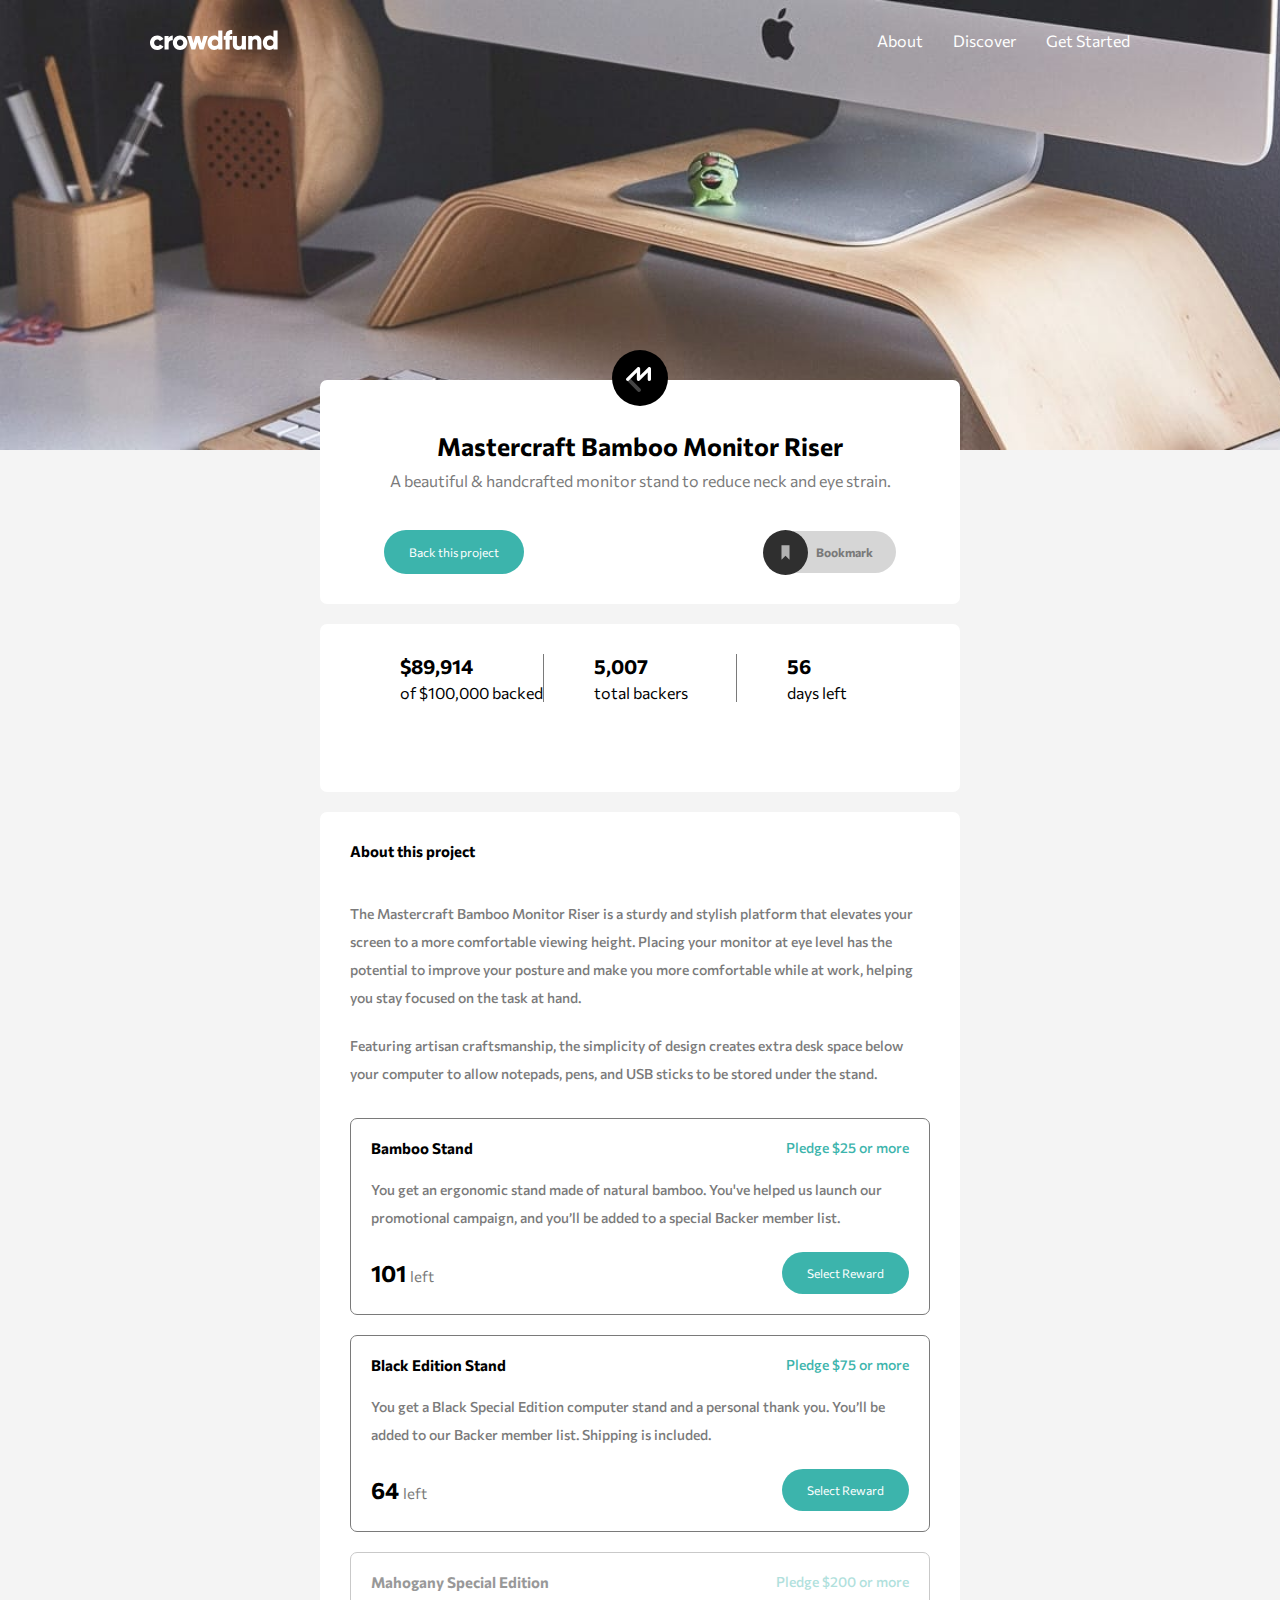
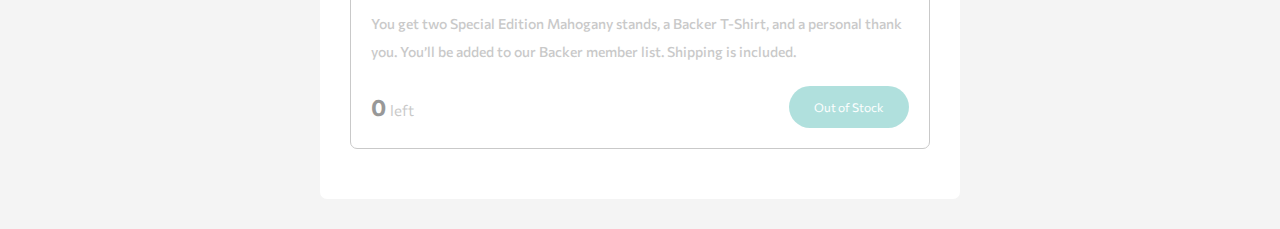
<file: index.html>
<!DOCTYPE html>
<html lang="en">
<head>
  <meta charset="UTF-8">
  <meta name="viewport" content="width=device-width, initial-scale=1.0"> 
  <link rel="icon" type="image/png" sizes="32x32" href="./images/favicon-32x32.png">
  <link rel="preconnect" href="https://fonts.googleapis.com">
  <link rel="preconnect" href="https://fonts.gstatic.com" crossorigin>
  <link href="https://fonts.googleapis.com/css2?family=Commissioner:wght@400;500;700&display=swap" rel="stylesheet">
  <link rel="stylesheet" href="styles/styles.css">
  <title>Frontend Mentor | Crowdfunding product page</title>
  <style>
    .attribution { font-size: 11px; text-align: center; }
    .attribution a { color: hsl(228, 45%, 44%); }
  </style>
</head>
<body>
  <section class="first">
    <nav>
      <img src="images/logo.svg" alt="logo">
      <img src="images/icon-hamburger.svg" class="hamburger">
      <div>
        <img src="images/icon-close-menu.svg">
        <ul>
          <li>About</li>
          <li>Discover</li>
          <li>Get Started</li>
        </ul>
      </div>
    </nav>
  </section>
  <main>
    <section class="second">
      <img src="images/logo-mastercraft.svg" alt="Mastercraft logo" class="logo">
      <h1>Mastercraft Bamboo Monitor Riser</h1>
      <p>A beautiful & handcrafted monitor stand to reduce neck and eye strain.</p>
      <div class="button-container1">
        <button id="selectReward-btn">Back this project</button>
        <div>
          <img src="/images/icon-bookmark.svg" alt="" class="bookmark">
          <button>Bookmark</button>
        </div>
      </div>
    </section>
    <section class="third">
      <div>
        <div class="one">
          <p id="pledgeAmount">$89,914</p>
          <p>of $100,000 backed</p>
        </div>
        <div class="two">
          <p>5,007</p>
          <p>total backers</p>
        </div>
        <div class="three">
          <p>56</p>
          <p>days left</p>
        </div>
      </div>
      <div class="progress">
        <div class="progress-bar" id="progressBar"></div>
      </div>
    </section>
    <section class="fourth">
      <h2>About this project</h2>
      <p>The Mastercraft Bamboo Monitor Riser is a sturdy and stylish platform that elevates your screen to a more comfortable viewing height. Placing your monitor at eye level has the potential to improve your posture and make you more comfortable while at work, helping you stay focused on the task at hand.</p>
      <p>Featuring artisan craftsmanship, the simplicity of design creates extra desk space below your computer to allow notepads, pens, and USB sticks to be stored under the stand.</p>
      <div class="body">
        <div class="head">
          <h3>Bamboo Stand</h3>
          <p>Pledge $25 or more</p>
        </div>
        <p>You get an ergonomic stand made of natural bamboo. You've helped us launch our promotional campaign, and you’ll be added to a special Backer member list.</p>
        <div class="amount">
          <p>101 <span>left</span></p>
          <button id="selectReward-btn">Select Reward</button>
        </div>
      </div>
      <div class="body">
        <div class="head">
          <h3>Black Edition Stand</h3>
          <p>Pledge $75 or more</p>
        </div>
        <p> You get a Black Special Edition computer stand and a personal thank you. You’ll be added to our Backer member list. Shipping is included.</p>
        <div class="amount">
          <p>64 <span>left</span></p>
          <button id="selectReward-btn">Select Reward</button>
        </div>
      </div>
      <div class="body inactive">
        <div class="head">
          <h3>Mahogany Special Edition</h3>
          <p>Pledge $200 or more</p>
        </div>
        <p>You get two Special Edition Mahogany stands, a Backer T-Shirt, and a personal thank you. You’ll be added to our Backer member list. Shipping is included.</p>
        <div class="amount">
          <p>0 <span>left</span></p>
          <button disabled>Out of Stock</button>
        </div>
      </div>
    </section>
  </main>
  <section class="selection-modal" id="selectionModal">
    <section>
      <div id="closeSelectionModalBtn">
        <svg width="14" height="15" xmlns="http://www.w3.org/2000/svg"><g fill="#7a7a7a" fill-rule="evenodd"><path d="M2.404.782l11.314 11.314-2.122 2.122L.282 2.904z"/><path d="M.282 12.096L11.596.782l2.122 2.122L2.404 14.218z"/></g></svg>
      </div>
      <h2>Back this project</h2>
      <p>Want to support us in bringing Mastercraft Bamboo Monitor Riser out in the world?</p>
      <div class="no-pledge">
        <input type="radio" name="selected" id="">
        <div>
          <h2>Pledge with no reward</h2>
          <p>Choose to support us without a reward if you simply believe in our project. As a backer, you will be signed up to receive product updates via email.</p>
        </div>
      </div>
      <div class="pledge-contain">
        <div>
          <input type="radio" name="selected" value="bambooOption" id="radio" onchange="showInfo()">
          <div>
            <div>
              <div>
                <h2>Bamboo Stand</h2>
                <h3>Pledge $25 or more</h3>
              </div>
              <p>101 <span>left</span></p>
            </div>
            <p>You get an ergonomic stand made of natural bamboo. You've helped us launch our promotional campaign, and you’ll be added to a special Backer member list.</p>
            <p class="reminder">101 <span>left</span></p>
          </div>
        </div>
        <article class="pledge" id="bambooOptionInfo">
          <p>Enter your pledge</p>
          <div>
            <button class="input-btn">$ <input type="text"> </button>
            <button class="continue-btn">Continue</button>
          </div>
        </article>
      </div>
      <div class="pledge-contain">
        <div>
          <input type="radio" name="selected" value="blackOption" id="radio" onchange="showInfo()">
          <div>
            <div>
              <div>
                <h2>Black Edition Stand</h2>
                <h3>Pledge $75 or more</h3>
              </div>
              <p>64 <span>left</span></p>
            </div>
            <p>You get a Black Special Edition computer stand and a personal thank you. You’ll be added to our Backer member list. Shipping is included.</p>
            <p class="reminder">64 <span>left</span></p>
          </div>
        </div>
        <article class="pledge" id="blackOptionInfo">
          <p>Enter your pledge</p>
          <div>
            <button class="input-btn">$ <input type="text"> </button>
            <button class="continue-btn" id="continueBtn">Continue</button>
          </div>
        </article>
      </div>
      <div class="inactive">
        <div>
          <input type="radio" name="" id="" disabled>
          <div>
            <div>
              <div>
                <h2>Mahogany Special Edition</h2>
                <h3>Pledge $200 or more</h3>
              </div>
              <p>0 <span>left</span></p>
            </div>
            <p>You get two Special Edition Mahogany stands, a Backer T-Shirt, and a personal thank you. You’ll be added to our Backer member list. Shipping is included.</p>
            <p class="reminder">0 <span>left</span></p>
          </div>
        </div>
        <div class="pledge">
          <p>Enter your pledge</p>
          <div>
            <button class="input-btn">$ <input type="text"> </button>
            <button class="continue-btn">Continue</button>
          </div>
        </div>
      </div>
    </section>
  </section>
  <section class="success-modal" id="successModal">
    <section>
      <img src="images/icon-check.svg">
      <h3>Thanks for your support!</h3>
      <p>Your pledge brings us one step closer to sharing Mastercraft Bamboo Monitor Riser worldwide. You will get an email once our campaign is completed.</p>
      <button id="closeSuccessModal">Got it!</button>
    </section>
  </section>

  <script src="script.js"></script>
</body>
</html>
</file>
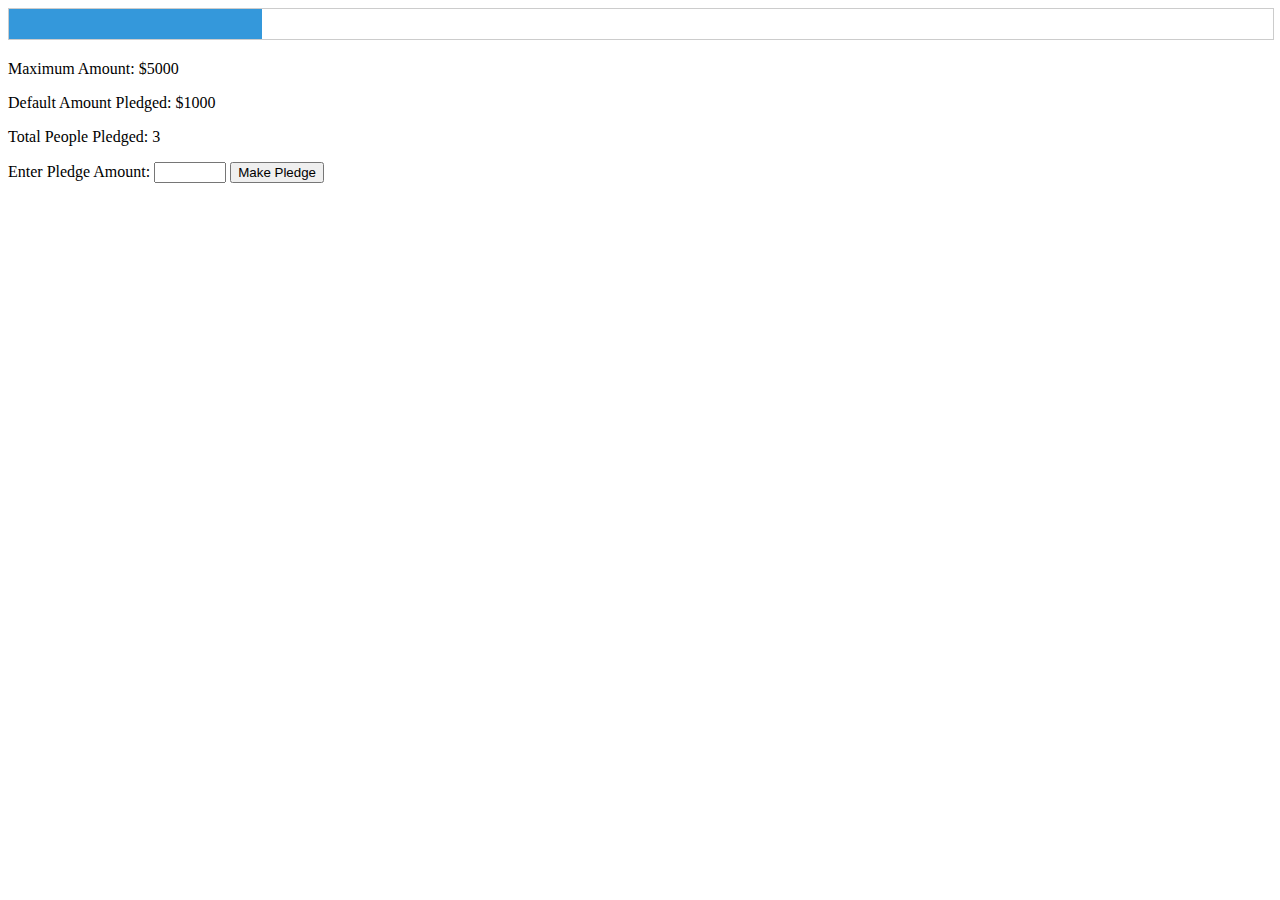
<file: test3.html>
<!--

<!DOCTYPE html>
<html>
<head>
  <title>Pledge Progress Bar</title>
  <style>
    /* Style for the progress bar */
    .progress {
      width: 100%;
      height: 30px;
      border: 1px solid #ccc;
      position: relative;
      margin-bottom: 20px;
    }

    .progress-bar {
      width: 0;
      height: 100%;
      background-color: #3498db;
      position: absolute;
    }
  </style>
</head>
<body>

<div class="progress">
  <div class="progress-bar" id="progressBar"></div>
</div>

<p>Maximum Amount: $5000</p>
<p>Default Amount Pledged: $1000</p>
<p>Total People Pledged: <span id="pledgeCount">3</span></p>

<label for="pledgeAmount">Enter Pledge Amount:</label>
<input type="number" id="pledgeAmount" min="1" max="5000">
<button onclick="makePledge()">Make Pledge</button>

<script>
let totalPledged = 1000; // Default amount already pledged
let pledgeCount = 0; // Counter for the number of people pledged
const maxAmount = 5000; // Maximum amount that can be pledged

// Initial display of total pledged and people pledged
document.getElementById('progressBar').style.width = (totalPledged / maxAmount) * 100 + '%';
document.getElementById('pledgeCount').textContent = pledgeCount;

function makePledge() {
  const inputField = document.getElementById('pledgeAmount');
  const progressBar = document.getElementById('progressBar');
  const pledgeCountElement = document.getElementById('pledgeCount');

  const pledgeAmount = parseInt(inputField.value);
  
  // Check if the pledge amount is within the allowed range and the maximum limit is not reached
  if (pledgeAmount > 0 && totalPledged + pledgeAmount <= maxAmount) {
    totalPledged += pledgeAmount;
    pledgeCount++;
    const percentage = (totalPledged / maxAmount) * 100;
    progressBar.style.width = percentage + '%';
    pledgeCountElement.textContent = pledgeCount;
  }

  // Reset the input field value
  inputField.value = '';
}
</script>

</body>
</html>

-->


<!DOCTYPE html>
<html>
<head>
  <title>Pledge Progress Bar</title>
  <style>
    /* Style for the progress bar */
    .progress {
      width: 100%;
      height: 30px;
      border: 1px solid #ccc;
      position: relative;
      margin-bottom: 20px;
    }

    .progress-bar {
      width: 0;
      height: 100%;
      background-color: #3498db;
      position: absolute;
    }
  </style>
</head>
<body>

<div class="progress">
  <div class="progress-bar" id="progressBar"></div>
</div>

<p>Maximum Amount: $5000</p>
<p>Default Amount Pledged: $1000</p>
<p>Total People Pledged: <span id="pledgeCount">0</span></p>

<label for="pledgeAmount">Enter Pledge Amount:</label>
<input type="number" id="pledgeAmount" min="1" max="5000">
<button onclick="makePledge()">Make Pledge</button>

<script>
let totalPledged = 1000; // Default amount already pledged
let pledgeCount = 3; // Counter for the number of people pledged
const maxAmount = 5000; // Maximum amount that can be pledged

// Initial display of total pledged and people pledged
updateProgress();

function makePledge() {
  const inputField = document.getElementById('pledgeAmount');

  const pledgeAmount = parseInt(inputField.value);
  
  // Calculate the remaining amount that can be pledged
  const remainingAmount = maxAmount - totalPledged;

  // Check if the pledge amount is within the allowed range and the maximum limit is not reached
  if (pledgeAmount > 0 && remainingAmount >= pledgeAmount) {
    totalPledged += pledgeAmount;
    pledgeCount++;
    updateProgress();
  }

  // Reset the input field value
  inputField.value = '';
}

function updateProgress() {
  const progressBar = document.getElementById('progressBar');
  const pledgeCountElement = document.getElementById('pledgeCount');
  
  const percentage = (totalPledged / maxAmount) * 100;
  progressBar.style.width = percentage + '%';
  pledgeCountElement.textContent = pledgeCount;
}
</script>

</body>
</html>
</file>
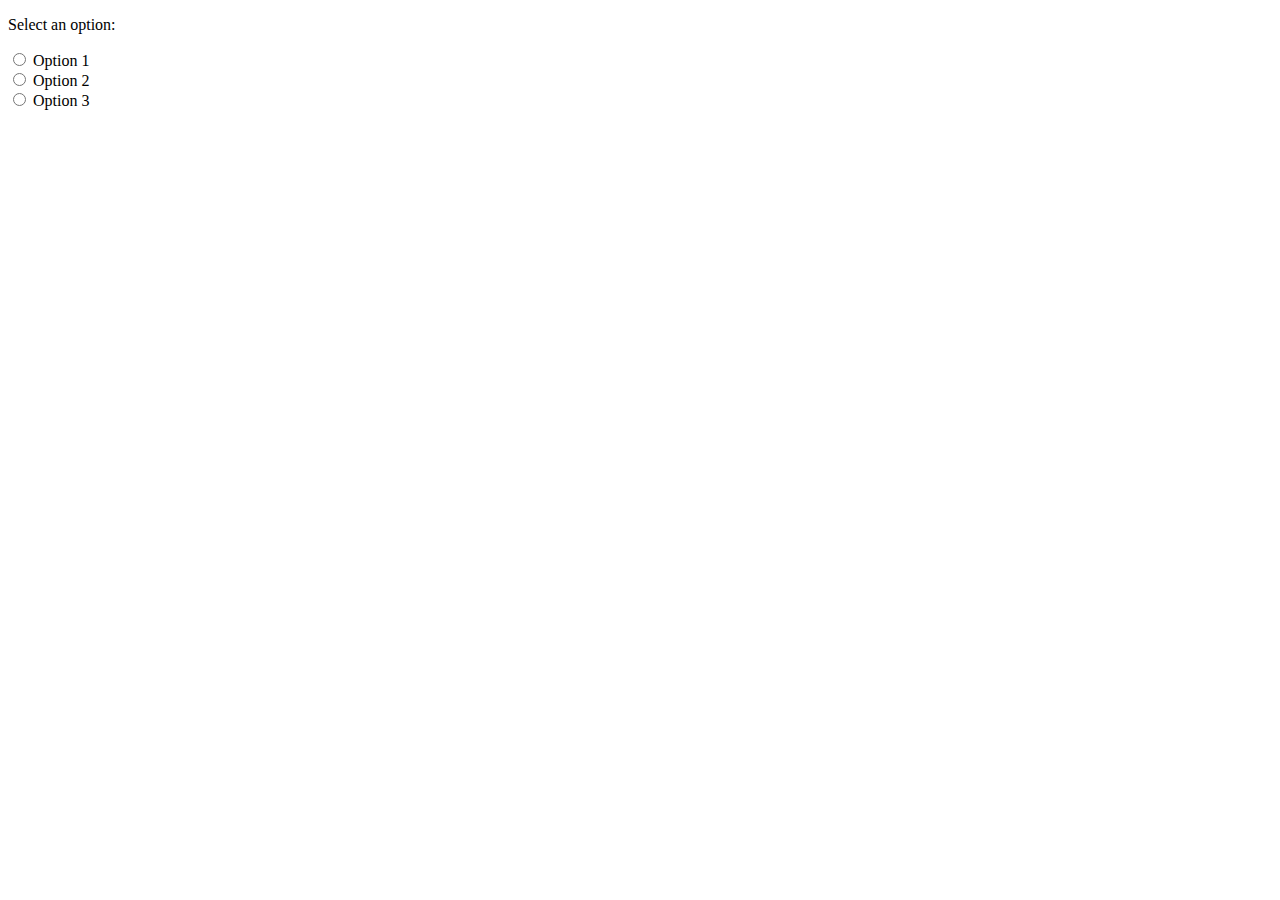
<file: test4.html>
<!DOCTYPE html>
<html>
<head>
  <title>Radio Button Info Display</title>
  <style>
    /* Hide the content initially */
    .info {
      display: none;
    }
  </style>
</head>
<body>

<p>Select an option:</p>

<label>
  <input type="radio" name="options" value="option1" onchange="showInfo()"> Option 1
</label>
<div class="info" id="option1Info">
  <h3>Information about Option 1</h3>
  <p>This is information related to Option 1.</p>
</div>
<br>
<label>
  <input type="radio" name="options" value="option2" onchange="showInfo()"> Option 2
</label>

<div class="info" id="option2Info">
  <h3>Information about Option 2</h3>
  <p>This is information related to Option 2.</p>
</div>
<br>
<label>
  <input type="radio" name="options" value="option3" onchange="showInfo()"> Option 3
</label>
<div class="info" id="option3Info">
  <h3>Information about Option 3</h3>
  <p>This is information related to Option 3.</p>
</div>

<script>
function showInfo() {
  const option1Info = document.getElementById('option1Info');
  const option2Info = document.getElementById('option2Info');
  const option3Info = document.getElementById('option3Info');

  // Hide all info sections initially
  option1Info.style.display = 'none';
  option2Info.style.display = 'none';
  option3Info.style.display = 'none';

  // Get the selected option value
  const selectedOption = document.querySelector('input[name="options"]:checked').value;

  // Display the selected option's info
  if (selectedOption === 'option1') {
    option1Info.style.display = 'block';
  } else if (selectedOption === 'option2') {
    option2Info.style.display = 'block';
  } else if (selectedOption === 'option3') {
    option3Info.style.display = 'block';
  }
}
</script>

</body>
</html>
</file>
<file: styles/styles.css>
.first {
  background: url(/images/image-hero-desktop.jpg) no-repeat;
  background-size: cover;
  height: 50vh;
  width: 100%;
}
.first nav {
  display: flex;
  justify-content: space-between;
  align-items: center;
  padding: 30px 150px;
  position: relative;
}
@media screen and (max-width: 375px) {
  .first nav {
    padding: 20px;
  }
}
.first nav .hamburger {
  display: none;
}
@media screen and (max-width: 375px) {
  .first nav .hamburger {
    display: inline-block;
  }
}
.first nav div img {
  height: 20px;
  display: none;
}
@media screen and (max-width: 375px) {
  .first nav div img {
    display: inline-block;
    position: absolute;
    right: 20px;
    top: 20px;
  }
}
@media screen and (max-width: 375px) {
  .first nav div {
    width: 100vw;
    height: 100vh;
    background-color: rgba(0, 0, 0, 0.3);
    z-index: 10;
    position: fixed;
    top: 0;
    left: 0;
    display: none;
    justify-content: center;
  }
}
.first nav div ul {
  display: flex;
  gap: 30px;
  z-index: 10;
}
@media screen and (max-width: 375px) {
  .first nav div ul {
    position: absolute;
    width: 90%;
    margin: 0;
    flex-direction: column;
    justify-content: center;
    background-color: hsl(0, 0%, 100%);
    gap: 0;
    border-radius: 7px;
    margin-top: 70px;
  }
}
@media screen and (max-width: 375px) {
  .first nav div ul :nth-child(3) {
    border-bottom: none;
  }
}
.first nav div ul li {
  color: hsl(0, 0%, 100%);
}
@media screen and (max-width: 375px) {
  .first nav div ul li {
    color: hsl(0, 0%, 0%);
    padding: 20px;
    border-bottom: 1px solid hsl(0, 0%, 48%);
    font-weight: 700;
    font-size: 15px;
  }
}

.second {
  display: flex;
  flex-direction: column;
  align-items: center;
  justify-content: center;
  background-color: hsl(0, 0%, 100%);
  width: 50%;
  margin: 0 auto;
  margin-top: -70px;
  margin-bottom: 20px;
  border-radius: 7px;
  position: relative;
}
@media screen and (max-width: 375px) {
  .second {
    width: 90%;
  }
}
.second .logo {
  margin: -30px 0 25px 0;
}
.second h1 {
  font-size: 25px;
  font-weight: 700;
  margin-bottom: 10px;
}
@media screen and (max-width: 375px) {
  .second h1 {
    text-align: center;
  }
}
.second p {
  margin-bottom: 40px;
  color: hsl(0, 0%, 48%);
}
@media screen and (max-width: 375px) {
  .second p {
    text-align: center;
    width: 90%;
    margin-bottom: 20px;
  }
}
.second .button-container1 {
  display: flex;
  align-items: center;
  justify-content: space-between;
  width: 80%;
  position: relative;
  background-color: hsl(0, 0%, 100%);
  margin-bottom: 30px;
}
.second .button-container1 button {
  padding: 15px 25px;
  background-color: hsl(176, 50%, 47%);
  border-radius: 30px;
  border: none;
  font-size: 12px;
  color: hsl(0, 0%, 100%);
  cursor: pointer;
}
@media screen and (max-width: 375px) {
  .second .button-container1 button {
    width: 80%;
  }
}
.second .button-container1 button:hover {
  background-color: hsl(176, 72%, 28%);
}
.second .button-container1 div {
  display: flex;
  align-items: center;
  position: relative;
}
.second .button-container1 div img {
  margin-left: 10px;
  width: 45px;
  position: absolute;
  left: -40px;
  cursor: pointer;
}
@media screen and (max-width: 375px) {
  .second .button-container1 div img {
    right: 0;
    margin-left: 0;
  }
}
.second .button-container1 div button {
  padding: 14px 23px;
  border-top-right-radius: 30px;
  border-bottom-right-radius: 30px;
  border-bottom-left-radius: 0px;
  border-top-left-radius: 0px;
  font-weight: 700;
  color: hsl(0, 0%, 48%);
  background-color: rgb(214, 214, 214);
}
@media screen and (max-width: 375px) {
  .second .button-container1 div button {
    display: none;
  }
}

.third {
  background-color: hsl(0, 0%, 100%);
  display: flex;
  flex-direction: column;
  width: 50%;
  margin: 0 auto;
  padding: 30px;
  border-radius: 7px;
  margin-bottom: 20px;
}
@media screen and (max-width: 375px) {
  .third {
    width: 90%;
  }
}
.third div {
  display: grid;
  grid-template-columns: 1fr 1fr 1fr;
}
@media screen and (max-width: 375px) {
  .third div {
    grid-template-columns: 1fr;
  }
}
.third div .two {
  border-right: 1px solid hsl(0, 0%, 48%);
  border-left: 1px solid hsl(0, 0%, 48%);
}
@media screen and (max-width: 375px) {
  .third div .two {
    border: none;
    justify-content: center;
    align-items: center;
  }
}
.third div div {
  display: flex;
  flex-direction: column;
  margin-bottom: 30px;
}
@media screen and (max-width: 375px) {
  .third div div {
    justify-content: center;
    align-items: center;
  }
}
.third div div p {
  margin-left: 50px;
}
@media screen and (max-width: 375px) {
  .third div div p {
    margin: 0;
  }
}
.third div div :nth-child(1) {
  color: black;
  font-size: 20px;
  margin-bottom: 5px;
  font-weight: 700;
}
@media screen and (max-width: 375px) {
  .third div div :nth-child(1) {
    font-size: 25px;
  }
}

.fourth {
  background-color: hsl(0, 0%, 100%);
  display: flex;
  flex-direction: column;
  width: 50%;
  margin: 0 auto;
  padding: 30px;
  border-radius: 7px;
  margin-bottom: 30px;
}
@media screen and (max-width: 375px) {
  .fourth {
    width: 90%;
  }
}
.fourth .inactive {
  opacity: 0.4;
}
.fourth h2 {
  font-size: 15px;
  margin-bottom: 40px;
}
.fourth p {
  margin-bottom: 20px;
  line-height: 2;
  font-size: 14px;
  color: hsl(0, 0%, 48%);
  font-weight: 500;
}
@media screen and (max-width: 375px) {
  .fourth p {
    font-size: 13px;
  }
}
.fourth :nth-child(3) {
  margin-bottom: 30px;
}
.fourth .body {
  border: 1px solid hsl(0, 0%, 48%);
  border-radius: 7px;
  padding: 20px;
  margin-bottom: 20px;
}
.fourth .body .head {
  display: flex;
  align-items: flex-start;
  justify-content: space-between;
}
@media screen and (max-width: 375px) {
  .fourth .body .head {
    flex-direction: column;
  }
}
.fourth .body .head h3 {
  font-size: 15px;
}
@media screen and (max-width: 375px) {
  .fourth .body .head h3 {
    margin-bottom: 5px;
  }
}
.fourth .body .head p {
  line-height: normal;
  color: hsl(176, 50%, 47%);
  font-weight: 500;
}
.fourth .body .amount {
  display: flex;
  justify-content: space-between;
  align-items: center;
  margin-bottom: 0;
}
@media screen and (max-width: 375px) {
  .fourth .body .amount {
    flex-direction: column;
    align-items: flex-start;
  }
}
.fourth .body .amount p {
  font-size: 23px;
  font-weight: 700;
  color: hsl(0, 0%, 0%);
  line-height: normal;
  margin-bottom: 0;
}
@media screen and (max-width: 375px) {
  .fourth .body .amount p {
    margin-bottom: 10px;
  }
}
.fourth .body .amount p span {
  font-size: 15px;
  color: hsl(0, 0%, 48%);
  font-weight: 400;
}
.fourth .body .amount button {
  padding: 14px 25px;
  background-color: hsl(176, 50%, 47%);
  border-radius: 30px;
  border: none;
  font-size: 12px;
  color: hsl(0, 0%, 100%);
  cursor: pointer;
}
.fourth .body .amount button:hover {
  background-color: hsl(176, 72%, 28%);
}

.success-modal section, .success-modal {
  display: flex;
  flex-direction: column;
  justify-content: center;
  align-items: center;
}

.success-modal {
  display: none;
  position: fixed;
  height: 100vh;
  width: 100vw;
  background-color: rgba(0, 0, 0, 0.3);
  top: 0;
}
.success-modal section {
  background-color: hsl(0, 0%, 100%);
  width: 30%;
  padding: 30px;
  border-radius: 7px;
}
@media screen and (max-width: 375px) {
  .success-modal section {
    width: 90%;
  }
}
.success-modal section img {
  margin-bottom: 20px;
}
.success-modal section h3 {
  margin-bottom: 20px;
  font-size: 16px;
}
.success-modal section p {
  margin-bottom: 20px;
  text-align: center;
  line-height: 2;
  font-size: 14px;
  color: hsl(0, 0%, 48%);
}
.success-modal section button {
  padding: 14px 25px;
  background-color: hsl(176, 50%, 47%);
  border-radius: 30px;
  border: none;
  font-size: 12px;
  color: hsl(0, 0%, 100%);
}
.success-modal section button:hover {
  background-color: hsl(176, 72%, 28%);
}

.selection-modal {
  display: none;
  flex-direction: column;
  justify-content: center;
  align-items: center;
  position: fixed;
  height: 100vh;
  width: 100vw;
  background-color: rgba(0, 0, 0, 0.3);
  top: 0;
}
.selection-modal section {
  background-color: hsl(0, 0%, 100%);
  padding: 20px;
  position: relative;
  width: 40%;
  margin-top: 0px;
  border-radius: 7px;
}
.selection-modal section div .select {
  border: 1px solid hsl(176, 72%, 28%);
}
@media screen and (max-width: 375px) {
  .selection-modal section {
    width: 90%;
    margin: 0 auto;
  }
}
.selection-modal section svg {
  position: absolute;
  right: 20px;
}
.selection-modal section h2 {
  font-size: 15px;
  margin: 15px 0;
  font-weight: 700;
}
@media screen and (max-width: 375px) {
  .selection-modal section h2 {
    font-size: 13px;
  }
}
.selection-modal section p {
  color: hsl(0, 0%, 48%);
  margin-bottom: 20px;
}
@media screen and (max-width: 375px) {
  .selection-modal section p {
    font-size: 11px;
  }
}
.selection-modal section .no-pledge {
  display: flex;
  gap: 10px;
  border: 1px solid rgba(0, 0, 0, 0.3);
  margin-bottom: 20px;
  border-radius: 5px;
  align-items: flex-start;
  padding: 20px 10px;
}
.selection-modal section .no-pledge div {
  flex-direction: column;
  border: none;
  gap: 10px;
  padding: 0px;
  margin-bottom: 0;
}
.selection-modal section .no-pledge div h2 {
  margin: 0 0 10px 0;
  line-height: 1;
}
.selection-modal section .no-pledge div h2:hover {
  color: hsl(176, 50%, 47%);
  cursor: pointer;
}
.selection-modal section .no-pledge div p {
  margin-bottom: 0;
}
.selection-modal section .pledge-contain, .selection-modal section .inactive {
  border: 1px solid rgba(0, 0, 0, 0.3);
  margin-bottom: 20px;
  border-radius: 5px;
}
.selection-modal section .pledge-contain div, .selection-modal section .inactive div {
  display: flex;
  gap: 10px;
  align-items: flex-start;
  width: 95%;
  padding: 10px 0;
  margin: 0 auto;
}
.selection-modal section .pledge-contain div div, .selection-modal section .inactive div div {
  display: flex;
  flex-direction: column;
  padding: 0;
}
.selection-modal section .pledge-contain div div p, .selection-modal section .inactive div div p {
  margin: 0;
}
.selection-modal section .pledge-contain div div .reminder, .selection-modal section .inactive div div .reminder {
  display: none;
}
@media screen and (max-width: 375px) {
  .selection-modal section .pledge-contain div div .reminder, .selection-modal section .inactive div div .reminder {
    display: inline-block;
    color: hsl(0, 0%, 0%);
    font-size: 13px;
    font-weight: 700;
    display: flex;
    gap: 3px;
    margin: 0;
  }
}
.selection-modal section .pledge-contain div div div, .selection-modal section .inactive div div div {
  display: flex;
  flex-direction: row;
  width: 100%;
  padding: 0;
}
.selection-modal section .pledge-contain div div div p, .selection-modal section .inactive div div div p {
  color: hsl(0, 0%, 0%);
  font-size: 13px;
  font-weight: 700;
  display: flex;
  gap: 3px;
  margin: 0;
}
@media screen and (max-width: 375px) {
  .selection-modal section .pledge-contain div div div p, .selection-modal section .inactive div div div p {
    display: none;
  }
}
.selection-modal section .pledge-contain div div div div, .selection-modal section .inactive div div div div {
  display: flex;
  flex-direction: row;
  width: 100%;
  padding: 0;
}
@media screen and (max-width: 375px) {
  .selection-modal section .pledge-contain div div div div, .selection-modal section .inactive div div div div {
    flex-direction: column;
    gap: 0;
  }
}
.selection-modal section .pledge-contain div div div div h2, .selection-modal section .inactive div div div div h2 {
  margin: 0;
}
@media screen and (max-width: 375px) {
  .selection-modal section .pledge-contain div div div div h2, .selection-modal section .inactive div div div div h2 {
    padding-bottom: 3px;
  }
}
.selection-modal section .pledge-contain div div div div h2:hover, .selection-modal section .inactive div div div div h2:hover {
  color: hsl(176, 50%, 47%);
  cursor: pointer;
}
.selection-modal section .pledge-contain div div div div h3, .selection-modal section .inactive div div div div h3 {
  color: hsl(176, 50%, 47%);
  font-size: 13px;
}
@media screen and (max-width: 375px) {
  .selection-modal section .pledge-contain div div div div h3, .selection-modal section .inactive div div div div h3 {
    font-size: 11px;
  }
}
.selection-modal section .pledge-contain .pledge, .selection-modal section .inactive .pledge {
  display: none;
  border-top: 1px solid hsl(0, 0%, 48%);
  width: 100%;
  padding: 10px;
  align-items: center;
  gap: 0;
  justify-content: space-between;
}
@media screen and (max-width: 375px) {
  .selection-modal section .pledge-contain .pledge, .selection-modal section .inactive .pledge {
    padding: 15px;
  }
}
.selection-modal section .pledge-contain .pledge p, .selection-modal section .inactive .pledge p {
  margin: 0;
  width: 100%;
}
@media screen and (max-width: 375px) {
  .selection-modal section .pledge-contain .pledge p, .selection-modal section .inactive .pledge p {
    text-align: center;
    margin-bottom: 10px;
  }
}
.selection-modal section .pledge-contain .pledge div, .selection-modal section .inactive .pledge div {
  display: flex;
  flex-direction: row;
  justify-content: flex-end;
  align-items: center;
  border: none;
  border-radius: 30px;
}
@media screen and (max-width: 375px) {
  .selection-modal section .pledge-contain .pledge div, .selection-modal section .inactive .pledge div {
    justify-content: center;
  }
}
.selection-modal section .pledge-contain .pledge div .input-btn, .selection-modal section .inactive .pledge div .input-btn {
  display: flex;
  align-items: center;
  background-color: hsl(0, 0%, 100%);
  border: 1px solid hsl(0, 0%, 48%);
  padding: 5px 20px;
  border-radius: 30px;
  font-size: 13px;
  font-weight: 700;
  color: hsl(0, 0%, 48%);
}
.selection-modal section .pledge-contain .pledge div .input-btn input, .selection-modal section .inactive .pledge div .input-btn input {
  width: 30px;
  height: 30px;
  border: none;
  background-color: hsl(0, 0%, 100%);
  outline: none;
  margin-left: 10px;
  font-size: 15px;
  font-weight: 700;
}
.selection-modal section .pledge-contain .pledge div .input-btn:focus, .selection-modal section .inactive .pledge div .input-btn:focus {
  border-color: 2px solid hsl(176, 72%, 28%);
}
.selection-modal section .pledge-contain .pledge div .continue-btn, .selection-modal section .inactive .pledge div .continue-btn {
  padding: 14px 25px;
  background-color: hsl(176, 50%, 47%);
  border-radius: 30px;
  border: none;
  font-size: 12px;
  color: hsl(0, 0%, 100%);
}
@media screen and (max-width: 375px) {
  .selection-modal section .pledge-contain .pledge div .continue-btn, .selection-modal section .inactive .pledge div .continue-btn {
    width: 50%;
  }
}
.selection-modal section .pledge-contain .pledge div .continue-btn:hover, .selection-modal section .inactive .pledge div .continue-btn:hover {
  background-color: hsl(176, 72%, 28%);
}
.selection-modal section .inactive {
  opacity: 0.4;
}

* {
  margin: 0;
  padding: 0;
  box-sizing: border-box;
  list-style-type: none;
  font-family: "Commissioner", sans-serif;
}

body {
  background-color: rgb(244, 244, 244);
  position: relaive;
}/*# sourceMappingURL=styles.css.map */
</file>
